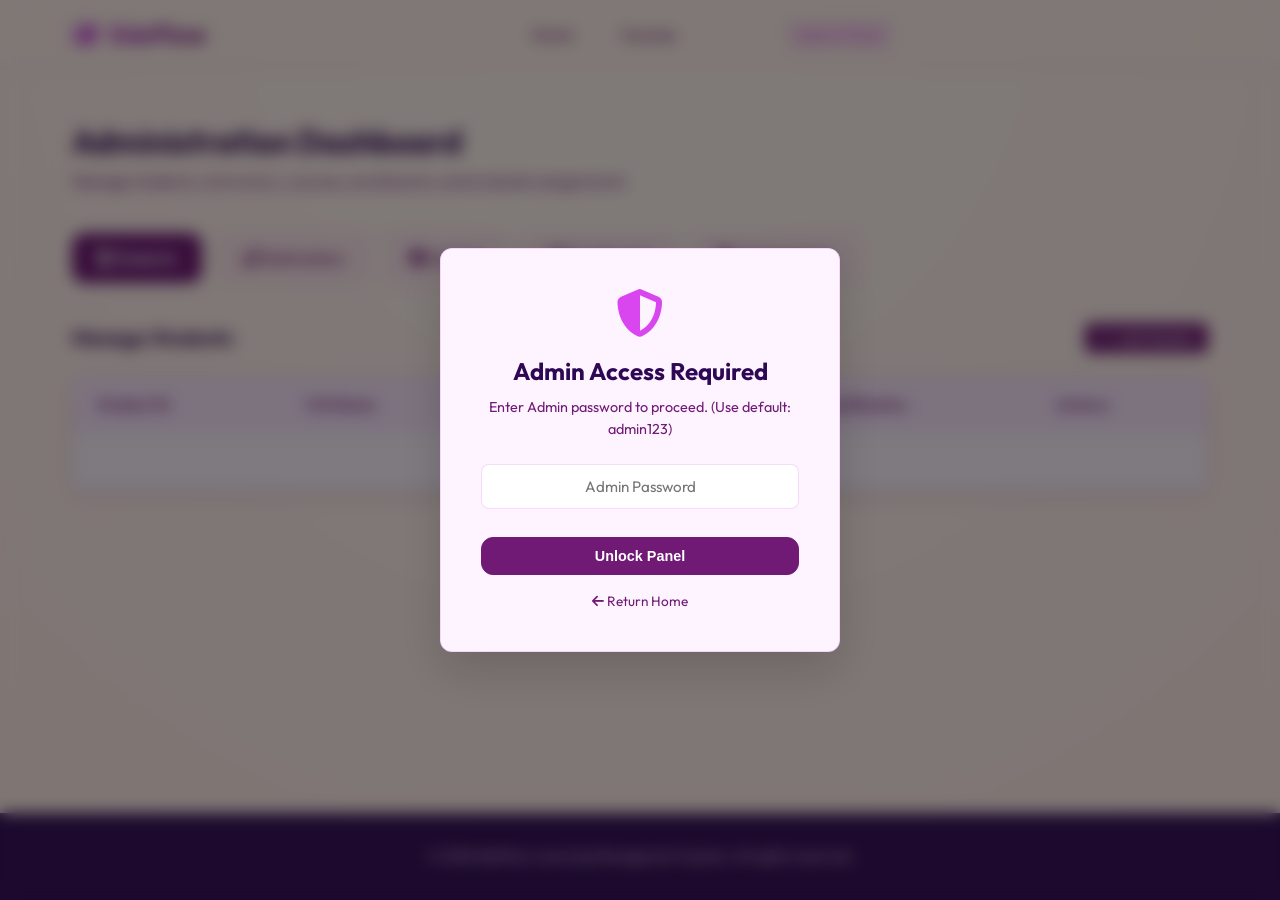
<file: Frontend/admin.html>
<!DOCTYPE html>
<html lang="en">
<head>
    <meta charset="UTF-8">
    <meta name="viewport" content="width=device-width, initial-scale=1.0">
    <title>Admin Dashboard - EduFlow LMS</title>
    <link rel="stylesheet" href="style.css">
    <link rel="stylesheet" href="https://cdnjs.cloudflare.com/ajax/libs/font-awesome/6.4.0/css/all.min.css">
</head>
<body>
    <header>
        <nav class="navbar">
            <a href="index.html" class="logo">
                <i class="fa-solid fa-graduation-cap"></i> EduFlow
            </a>
            <ul class="nav-links">
                <li><a href="index.html">Home</a></li>
                <li><a href="courses.html">Courses</a></li>
                <li><a href="enrollments.html" class="auth-only" style="display:none;">My Enrollments</a></li>
                <li><a href="assignments.html" class="auth-only" style="display:none;">Assignments</a></li>
                <li><a href="dashboard.html" class="auth-only" style="display:none;">Dashboard</a></li>
                <li><a href="admin.html" class="active">Admin Panel</a></li>
            </ul>
            <div class="nav-auth" id="nav-auth-section">
                <!-- Session Actions -->
            </div>
        </nav>
    </header>

    <main>
        <div style="display: flex; justify-content: space-between; align-items: center; margin-bottom: 2.5rem; flex-wrap: wrap; gap: 1rem;">
            <div>
                <h2 style="font-size: 2rem; font-weight: 700; margin-bottom: 0.25rem;">Administration Dashboard</h2>
                <p style="color: var(--text-muted);">Manage students, instructors, courses, enrollments, and evaluate assignments</p>
            </div>
        </div>

        <!-- Admin Horizontal Navigation Tabs -->
        <div class="admin-nav">
            <div class="admin-tab active" onclick="switchAdminTab('students-tab', this)">
                <i class="fa-solid fa-user-graduate"></i> Students
            </div>
            <div class="admin-tab" onclick="switchAdminTab('instructors-tab', this)">
                <i class="fa-solid fa-chalkboard-user"></i> Instructors
            </div>
            <div class="admin-tab" onclick="switchAdminTab('courses-tab', this)">
                <i class="fa-solid fa-book"></i> Courses
            </div>
            <div class="admin-tab" onclick="switchAdminTab('enrollments-tab', this)">
                <i class="fa-solid fa-file-invoice-dollar"></i> Enrollments
            </div>
            <div class="admin-tab" onclick="switchAdminTab('assignments-tab', this)">
                <i class="fa-solid fa-file-signature"></i> Assignments
            </div>
        </div>

        <!-- STUDENTS SECTION -->
        <section id="students-tab" class="admin-section active">
            <div style="display: flex; justify-content: space-between; align-items: center; margin-bottom: 1.5rem;">
                <h3 style="font-size: 1.25rem;">Manage Students</h3>
                <button class="btn btn-primary btn-sm" onclick="openAddModal('student')"><i class="fa-solid fa-plus"></i> Add Student</button>
            </div>
            <div class="table-responsive">
                <table>
                    <thead>
                        <tr>
                            <th>Student ID</th>
                            <th>Full Name</th>
                            <th>Email</th>
                            <th>Phone</th>
                            <th>Qualification</th>
                            <th>Actions</th>
                        </tr>
                    </thead>
                    <tbody id="admin-students-table-body">
                        <!-- Loaded dynamically -->
                    </tbody>
                </table>
            </div>
        </section>

        <!-- INSTRUCTORS SECTION -->
        <section id="instructors-tab" class="admin-section">
            <div style="display: flex; justify-content: space-between; align-items: center; margin-bottom: 1.5rem;">
                <h3 style="font-size: 1.25rem;">Manage Instructors</h3>
                <button class="btn btn-primary btn-sm" onclick="openAddModal('instructor')"><i class="fa-solid fa-plus"></i> Add Instructor</button>
            </div>
            <div class="table-responsive">
                <table>
                    <thead>
                        <tr>
                            <th>Instructor ID</th>
                            <th>Name</th>
                            <th>Specialization</th>
                            <th>Experience (Yrs)</th>
                            <th>Email</th>
                            <th>Phone</th>
                            <th>Actions</th>
                        </tr>
                    </thead>
                    <tbody id="admin-instructors-table-body">
                        <!-- Loaded dynamically -->
                    </tbody>
                </table>
            </div>
        </section>

        <!-- COURSES SECTION -->
        <section id="courses-tab" class="admin-section">
            <div style="display: flex; justify-content: space-between; align-items: center; margin-bottom: 1.5rem;">
                <h3 style="font-size: 1.25rem;">Manage Courses</h3>
                <button class="btn btn-primary btn-sm" onclick="openAddModal('course')"><i class="fa-solid fa-plus"></i> Add Course</button>
            </div>
            <div class="table-responsive">
                <table>
                    <thead>
                        <tr>
                            <th>Course ID</th>
                            <th>Course Name</th>
                            <th>Instructor</th>
                            <th>Category</th>
                            <th>Duration</th>
                            <th>Price (INR)</th>
                            <th>Level</th>
                            <th>Actions</th>
                        </tr>
                    </thead>
                    <tbody id="admin-courses-table-body">
                        <!-- Loaded dynamically -->
                    </tbody>
                </table>
            </div>
        </section>

        <!-- ENROLLMENTS SECTION -->
        <section id="enrollments-tab" class="admin-section">
            <div style="display: flex; justify-content: space-between; align-items: center; margin-bottom: 1.5rem;">
                <h3 style="font-size: 1.25rem;">Manage Enrollments</h3>
                <button class="btn btn-primary btn-sm" onclick="openAddModal('enrollment')"><i class="fa-solid fa-plus"></i> Add Enrollment</button>
            </div>
            <div class="table-responsive">
                <table>
                    <thead>
                        <tr>
                            <th>Enrollment ID</th>
                            <th>Student Name</th>
                            <th>Course Name</th>
                            <th>Enrollment Date</th>
                            <th>Payment Status</th>
                            <th>Course Status</th>
                            <th>Actions</th>
                        </tr>
                    </thead>
                    <tbody id="admin-enrollments-table-body">
                        <!-- Loaded dynamically -->
                    </tbody>
                </table>
            </div>
        </section>

        <!-- ASSIGNMENTS SECTION -->
        <section id="assignments-tab" class="admin-section">
            <div style="display: flex; justify-content: space-between; align-items: center; margin-bottom: 1.5rem;">
                <h3 style="font-size: 1.25rem;">Manage Assignments</h3>
                <button class="btn btn-primary btn-sm" onclick="openAddModal('assignment')"><i class="fa-solid fa-plus"></i> Add Assignment</button>
            </div>
            <div class="table-responsive">
                <table>
                    <thead>
                        <tr>
                            <th>Assignment ID</th>
                            <th>Course</th>
                            <th>Student</th>
                            <th>Title</th>
                            <th>Submission Date</th>
                            <th>Marks</th>
                            <th>Status</th>
                            <th>Actions</th>
                        </tr>
                    </thead>
                    <tbody id="admin-assignments-table-body">
                        <!-- Loaded dynamically -->
                    </tbody>
                </table>
            </div>
        </section>
    </main>

    <!-- ADMIN MODAL POPUP FOR CRUD FORMS -->
    <div class="modal" id="admin-modal">
        <div class="modal-content">
            <button class="modal-close" onclick="closeModal('admin-modal')">&times;</button>
            <h3 id="admin-modal-title" style="font-size: 1.5rem; margin-bottom: 1.5rem;">Add Entity</h3>
            <form id="admin-modal-form">
                <!-- Dynamically injected fields -->
                <div id="admin-modal-fields-container"></div>
                
                <div style="display: flex; gap: 1rem; justify-content: flex-end; margin-top: 2rem;">
                    <button type="button" class="btn btn-secondary" onclick="closeModal('admin-modal')">Cancel</button>
                    <button type="submit" class="btn btn-primary" id="admin-modal-submit-btn">Save Changes</button>
                </div>
            </form>
        </div>
    </div>

    <!-- Admin Authorization Check Modal -->
    <div class="modal" id="admin-auth-modal">
        <div class="modal-content" style="max-width: 400px; text-align: center;">
            <i class="fa-solid fa-shield-halved" style="font-size: 3rem; color: var(--secondary); margin-bottom: 1rem;"></i>
            <h3 style="font-size: 1.5rem; margin-bottom: 0.5rem;">Admin Access Required</h3>
            <p style="color: var(--text-muted); font-size: 0.9rem; margin-bottom: 1.5rem;">Enter Admin password to proceed. (Use default: admin123)</p>
            <form id="admin-auth-form">
                <div class="form-group">
                    <input type="password" id="admin-auth-pass" class="form-control" placeholder="Admin Password" required style="text-align: center;">
                </div>
                <button type="submit" class="btn btn-primary" style="width: 100%; margin-top: 0.5rem;">Unlock Panel</button>
            </form>
            <a href="index.html" style="display: block; color: var(--text-muted); font-size: 0.85rem; margin-top: 1rem; text-decoration: none;"><i class="fa-solid fa-arrow-left"></i> Return Home</a>
        </div>
    </div>

    <footer style="background: rgba(15, 23, 42, 0.9); text-align: center; padding: 2rem; border-top: 1px solid var(--border-color); color: var(--text-muted); font-size: 0.9rem; margin-top: 5rem;">
        <p>&copy; 2026 EduFlow Learning Management System. All rights reserved.</p>
    </footer>

    <div class="toast-container" id="toast-container"></div>
    <script src="script.js"></script>
</body>
</html>
</file>
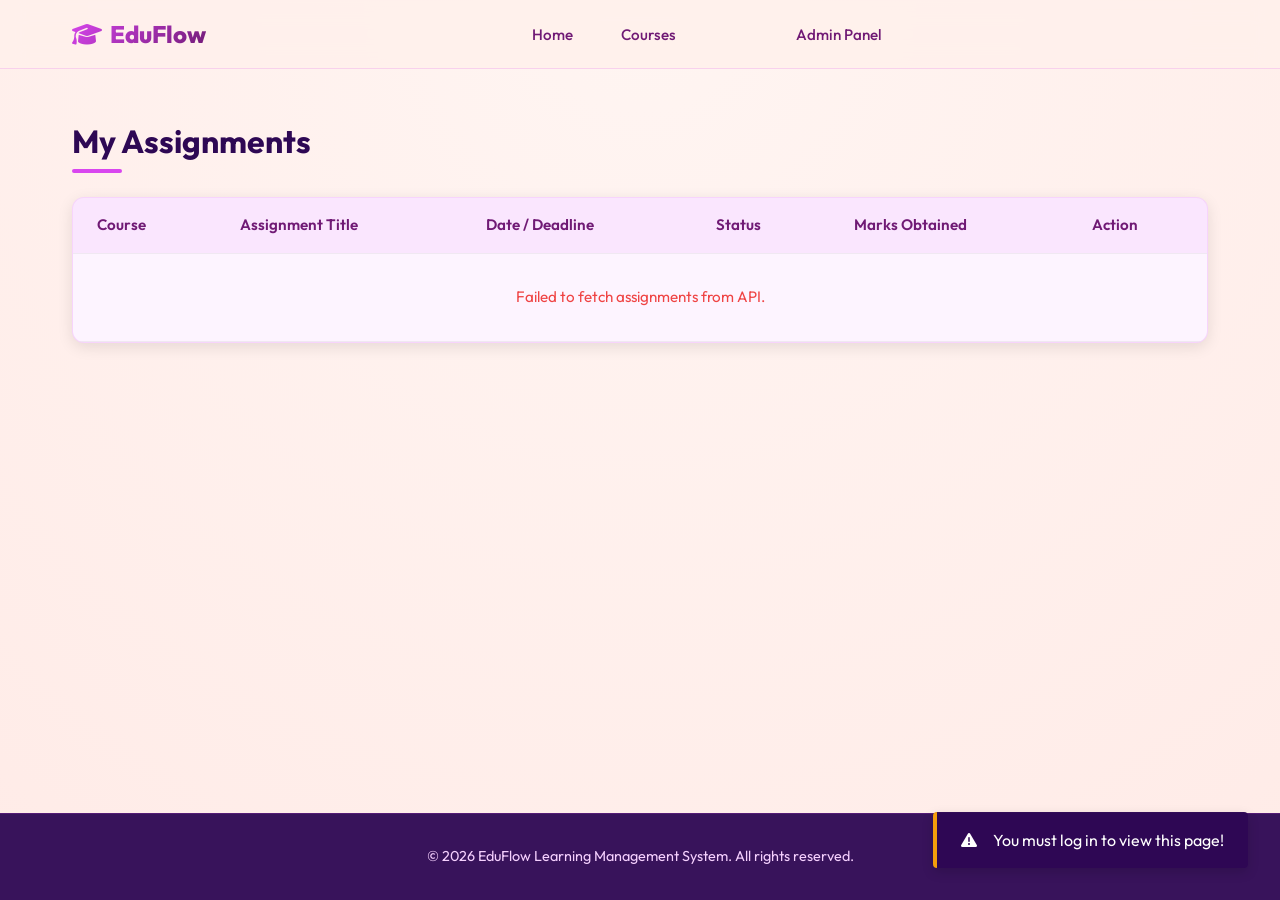
<file: Frontend/assignments.html>
<!DOCTYPE html>
<html lang="en">
<head>
    <meta charset="UTF-8">
    <meta name="viewport" content="width=device-width, initial-scale=1.0">
    <title>My Assignments - EduFlow LMS</title>
    <link rel="stylesheet" href="style.css">
    <link rel="stylesheet" href="https://cdnjs.cloudflare.com/ajax/libs/font-awesome/6.4.0/css/all.min.css">
</head>
<body>
    <header>
        <nav class="navbar">
            <a href="index.html" class="logo">
                <i class="fa-solid fa-graduation-cap"></i> EduFlow
            </a>
            <ul class="nav-links">
                <li><a href="index.html">Home</a></li>
                <li><a href="courses.html">Courses</a></li>
                <li><a href="enrollments.html" class="auth-only">My Enrollments</a></li>
                <li><a href="assignments.html" class="active auth-only">Assignments</a></li>
                <li><a href="dashboard.html" class="auth-only">Dashboard</a></li>
                <li><a href="admin.html">Admin Panel</a></li>
            </ul>
            <div class="nav-auth" id="nav-auth-section">
                <!-- Session Actions -->
            </div>
        </nav>
    </header>

    <main>
        <h2 class="section-title">My Assignments</h2>

        <div class="table-responsive">
            <table>
                <thead>
                    <tr>
                        <th>Course</th>
                        <th>Assignment Title</th>
                        <th>Date / Deadline</th>
                        <th>Status</th>
                        <th>Marks Obtained</th>
                        <th>Action</th>
                    </tr>
                </thead>
                <tbody id="assignments-table-body">
                    <!-- Dynamically populated via script.js -->
                    <tr>
                        <td colspan="6" style="text-align: center; padding: 2rem;">
                            <i class="fa-solid fa-spinner fa-spin" style="color: var(--secondary); margin-right: 0.5rem;"></i> Loading assignments...
                        </td>
                    </tr>
                </tbody>
            </table>
        </div>
    </main>

    <footer style="background: rgba(15, 23, 42, 0.9); text-align: center; padding: 2rem; border-top: 1px solid var(--border-color); color: var(--text-muted); font-size: 0.9rem; margin-top: 5rem;">
        <p>&copy; 2026 EduFlow Learning Management System. All rights reserved.</p>
    </footer>

    <!-- Submit Assignment Modal -->
    <div class="modal" id="submit-assignment-modal">
        <div class="modal-content">
            <button class="modal-close" onclick="closeModal('submit-assignment-modal')">&times;</button>
            <h3 style="font-size: 1.5rem; margin-bottom: 1rem;"><i class="fa-solid fa-cloud-arrow-up" style="color: var(--secondary);"></i> Submit Assignment</h3>
            <p id="submit-assignment-title" style="font-weight: 600; margin-bottom: 1rem;"></p>
            <form id="submit-assignment-form">
                <div class="form-group">
                    <label for="submission-url"><i class="fa-solid fa-link"></i> Project Link (GitHub/Drive)</label>
                    <input type="url" id="submission-url" class="form-control" placeholder="https://github.com/your-username/project-repo" required>
                </div>
                <div class="form-group">
                    <label for="submission-comments"><i class="fa-regular fa-comment"></i> Comments / Notes</label>
                    <textarea id="submission-comments" class="form-control" rows="3" placeholder="Explain your project implementation details..."></textarea>
                </div>
                <div style="display: flex; gap: 1rem; justify-content: flex-end; margin-top: 1.5rem;">
                    <button type="button" class="btn btn-secondary" onclick="closeModal('submit-assignment-modal')">Cancel</button>
                    <button type="submit" class="btn btn-primary">Submit Now <i class="fa-solid fa-paper-plane"></i></button>
                </div>
            </form>
        </div>
    </div>

    <div class="toast-container" id="toast-container"></div>
    <script src="script.js"></script>
</body>
</html>
</file>
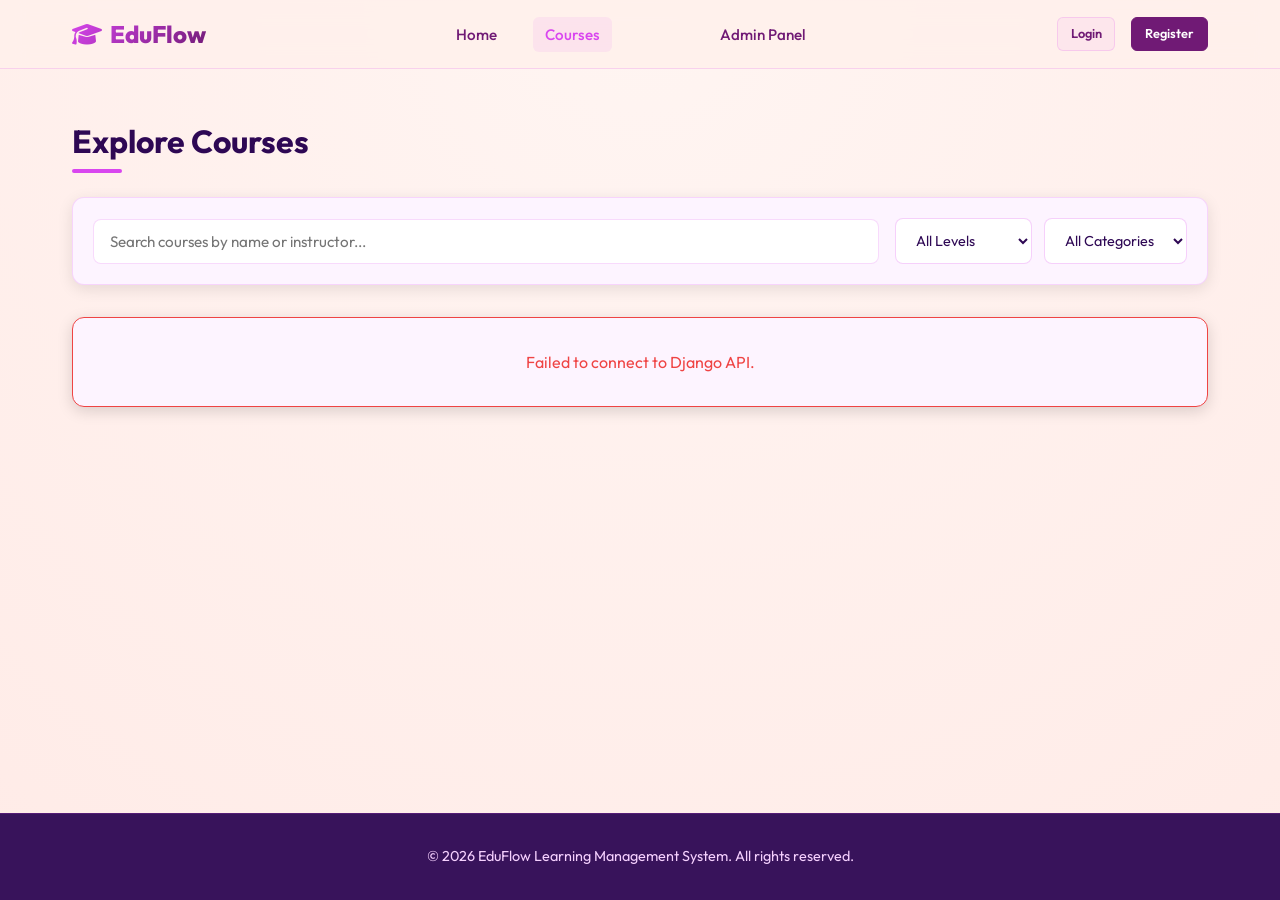
<file: Frontend/courses.html>
<!DOCTYPE html>
<html lang="en">
<head>
    <meta charset="UTF-8">
    <meta name="viewport" content="width=device-width, initial-scale=1.0">
    <title>Courses - EduFlow LMS</title>
    <link rel="stylesheet" href="style.css">
    <link rel="stylesheet" href="https://cdnjs.cloudflare.com/ajax/libs/font-awesome/6.4.0/css/all.min.css">
</head>
<body>
    <header>
        <nav class="navbar">
            <a href="index.html" class="logo">
                <i class="fa-solid fa-graduation-cap"></i> EduFlow
            </a>
            <ul class="nav-links">
                <li><a href="index.html">Home</a></li>
                <li><a href="courses.html" class="active">Courses</a></li>
                <li><a href="enrollments.html" class="auth-only" style="display:none;">My Enrollments</a></li>
                <li><a href="assignments.html" class="auth-only" style="display:none;">Assignments</a></li>
                <li><a href="dashboard.html" class="auth-only" style="display:none;">Dashboard</a></li>
                <li><a href="admin.html">Admin Panel</a></li>
            </ul>
            <div class="nav-auth" id="nav-auth-section">
                <a href="login.html" class="btn btn-secondary btn-sm">Login</a>
                <a href="register.html" class="btn btn-primary btn-sm">Register</a>
            </div>
        </nav>
    </header>

    <main>
        <h2 class="section-title">Explore Courses</h2>

        <!-- Search & Filter Controls (Bonus Feature) -->
        <div class="filters-bar">
            <div class="search-wrapper">
                <input type="text" id="course-search" class="form-control" placeholder="Search courses by name or instructor...">
            </div>
            <div class="filter-group">
                <select id="filter-level" class="filter-select">
                    <option value="">All Levels</option>
                    <option value="Beginner">Beginner</option>
                    <option value="Intermediate">Intermediate</option>
                    <option value="Advanced">Advanced</option>
                </select>
                <select id="filter-category" class="filter-select">
                    <option value="">All Categories</option>
                    <!-- Dynamically populated categories -->
                </select>
            </div>
        </div>

        <div class="grid" id="courses-grid">
            <!-- Dynamically populated by script.js -->
            <div class="card" style="text-align: center; padding: 3rem;">
                <i class="fa-solid fa-spinner fa-spin" style="font-size: 2rem; color: var(--secondary); margin-bottom: 1rem;"></i>
                <p>Loading course catalogue...</p>
            </div>
        </div>
    </main>

    <footer style="background: rgba(15, 23, 42, 0.9); text-align: center; padding: 2rem; border-top: 1px solid var(--border-color); color: var(--text-muted); font-size: 0.9rem; margin-top: 5rem;">
        <p>&copy; 2026 EduFlow Learning Management System. All rights reserved.</p>
    </footer>

    <!-- Enrollment Confirmation Modal -->
    <div class="modal" id="enrollment-modal">
        <div class="modal-content">
            <button class="modal-close" onclick="closeModal('enrollment-modal')">&times;</button>
            <h3 style="font-size: 1.5rem; margin-bottom: 1rem;"><i class="fa-solid fa-cart-shopping" style="color: var(--secondary);"></i> Confirm Enrollment</h3>
            <p id="enrollment-confirm-msg" style="color: var(--text-muted); margin-bottom: 1.5rem;"></p>
            <div style="display: flex; gap: 1rem; justify-content: flex-end;">
                <button class="btn btn-secondary" onclick="closeModal('enrollment-modal')">Cancel</button>
                <button class="btn btn-primary" id="confirm-enroll-btn">Enroll & Pay Now</button>
            </div>
        </div>
    </div>

    <div class="toast-container" id="toast-container"></div>
    <script src="script.js"></script>
</body>
</html>
</file>
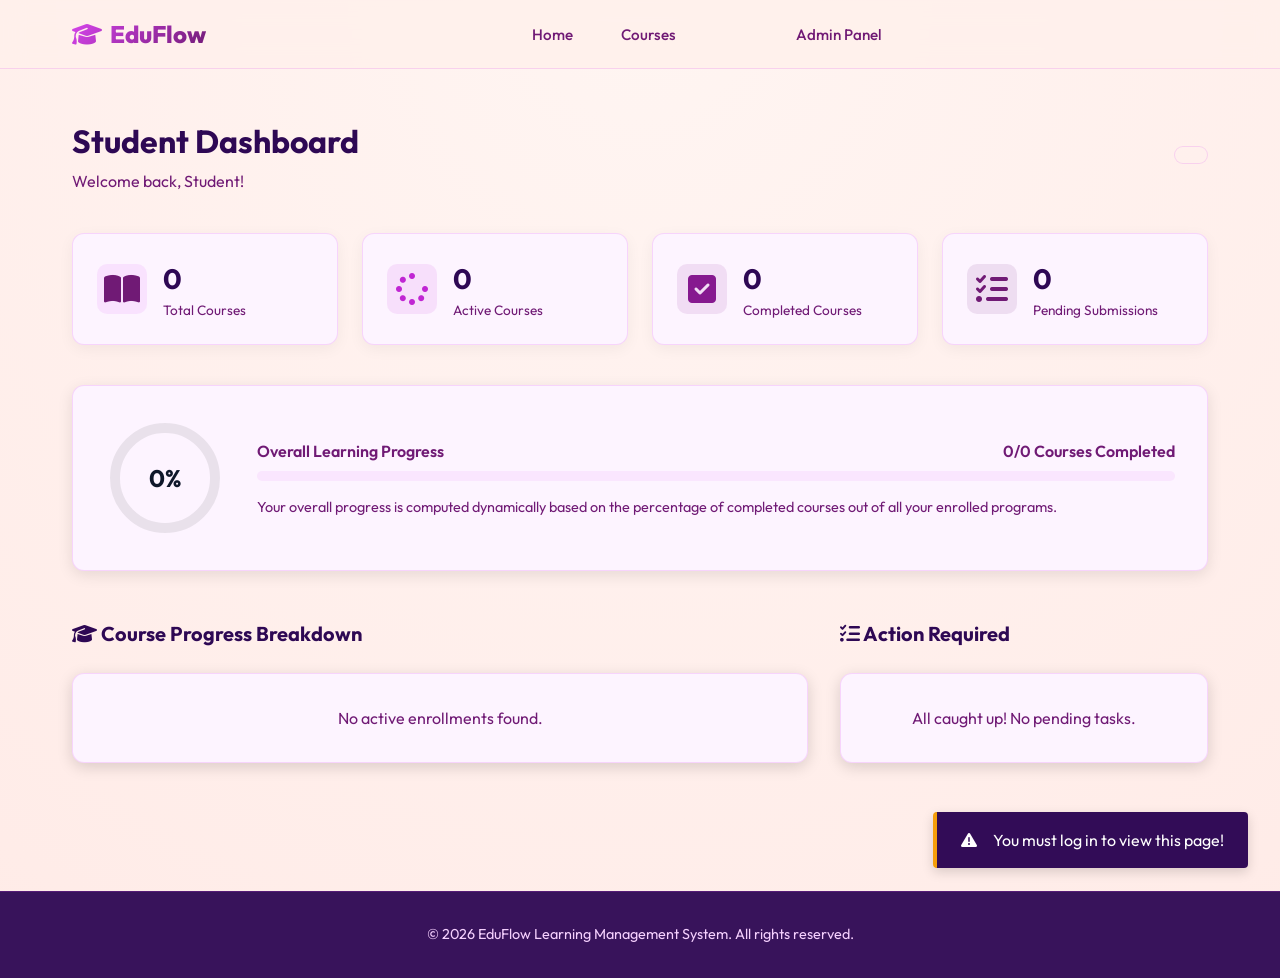
<file: Frontend/dashboard.html>
<!DOCTYPE html>
<html lang="en">
<head>
    <meta charset="UTF-8">
    <meta name="viewport" content="width=device-width, initial-scale=1.0">
    <title>Student Dashboard - EduFlow LMS</title>
    <link rel="stylesheet" href="style.css">
    <link rel="stylesheet" href="https://cdnjs.cloudflare.com/ajax/libs/font-awesome/6.4.0/css/all.min.css">
</head>
<body>
    <header>
        <nav class="navbar">
            <a href="index.html" class="logo">
                <i class="fa-solid fa-graduation-cap"></i> EduFlow
            </a>
            <ul class="nav-links">
                <li><a href="index.html">Home</a></li>
                <li><a href="courses.html">Courses</a></li>
                <li><a href="enrollments.html" class="auth-only">My Enrollments</a></li>
                <li><a href="assignments.html" class="auth-only">Assignments</a></li>
                <li><a href="dashboard.html" class="active auth-only">Dashboard</a></li>
                <li><a href="admin.html">Admin Panel</a></li>
            </ul>
            <div class="nav-auth" id="nav-auth-section">
                <!-- Session Actions -->
            </div>
        </nav>
    </header>

    <main>
        <div style="display: flex; justify-content: space-between; align-items: center; margin-bottom: 2.5rem; flex-wrap: wrap; gap: 1rem;">
            <div>
                <h2 style="font-size: 2rem; font-weight: 700; margin-bottom: 0.25rem;">Student Dashboard</h2>
                <p style="color: var(--text-muted);" id="welcome-message">Welcome back, Student!</p>
            </div>
            <div id="student-meta-badge" style="background: rgba(255,255,255,0.05); padding: 0.5rem 1rem; border-radius: 20px; border: 1px solid var(--border-color); font-size: 0.9rem; color: var(--text-muted);">
                <!-- ID/Qualification -->
            </div>
        </div>

        <!-- Stat Counter Cards -->
        <div class="dashboard-grid">
            <div class="stat-card">
                <div class="stat-icon"><i class="fa-solid fa-book-open"></i></div>
                <div>
                    <div class="stat-value" id="stat-total-courses">0</div>
                    <div class="stat-label">Total Courses</div>
                </div>
            </div>
            <div class="stat-card">
                <div class="stat-icon" style="color: #c026d3; background: rgba(192, 38, 211, 0.1);"><i class="fa-solid fa-spinner"></i></div>
                <div>
                    <div class="stat-value" id="stat-active-courses">0</div>
                    <div class="stat-label">Active Courses</div>
                </div>
            </div>
            <div class="stat-card">
                <div class="stat-icon" style="color: #86198f; background: rgba(134, 25, 143, 0.1);"><i class="fa-solid fa-square-check"></i></div>
                <div>
                    <div class="stat-value" id="stat-completed-courses">0</div>
                    <div class="stat-label">Completed Courses</div>
                </div>
            </div>
            <div class="stat-card">
                <div class="stat-icon" style="color: #701a75; background: rgba(112, 26, 117, 0.1);"><i class="fa-solid fa-list-check"></i></div>
                <div>
                    <div class="stat-value" id="stat-pending-assignments">0</div>
                    <div class="stat-label">Pending Submissions</div>
                </div>
            </div>
        </div>

        <!-- Overall Progress Ring & Course Completion Percentage (Bonus Features) -->
        <div class="progress-container">
            <div class="progress-ring-wrapper">
                <svg width="120" height="120" viewBox="0 0 120 120" style="transform: rotate(-90deg);">
                    <circle cx="60" cy="60" r="50" fill="transparent" stroke="rgba(0,0,0,0.08)" stroke-width="10"></circle>
                    <circle id="progress-circle-bar" cx="60" cy="60" r="50" fill="transparent" stroke="url(#gradient)" stroke-width="10" stroke-dasharray="314" stroke-dashoffset="314" stroke-linecap="round" style="transition: stroke-dashoffset 1s ease-in-out;"></circle>
                    <defs>
                        <linearGradient id="gradient" x1="0%" y1="0%" x2="100%" y2="100%">
                            <stop offset="0%" stop-color="#d946ef"></stop>
                            <stop offset="100%" stop-color="#701a75"></stop>
                        </linearGradient>
                    </defs>
                </svg>
                <div class="progress-ring-text" id="progress-text-percent">0%</div>
            </div>
            <div class="progress-bar-wrapper">
                <div class="progress-header">
                    <span>Overall Learning Progress</span>
                    <span id="progress-header-fraction">0/0 Courses Completed</span>
                </div>
                <div class="progress-track" style="margin-bottom: 1rem;">
                    <div class="progress-fill" id="overall-progress-bar"></div>
                </div>
                <p style="color: var(--text-muted); font-size: 0.9rem;">Your overall progress is computed dynamically based on the percentage of completed courses out of all your enrolled programs.</p>
            </div>
        </div>

        <div style="display: grid; grid-template-columns: 2fr 1fr; gap: 2rem; margin-top: 3rem; flex-wrap: wrap;">
            <!-- Active Courses list with progress bars -->
            <div>
                <h3 style="font-size: 1.25rem; font-weight: 700; margin-bottom: 1.5rem;"><i class="fa-solid fa-graduation-cap"></i> Course Progress Breakdown</h3>
                <div style="display: flex; flex-direction: column; gap: 1.25rem;" id="dashboard-course-progress-list">
                    <!-- Loaded dynamically via script.js -->
                    <div class="card" style="text-align: center; padding: 2rem;">
                        <p style="color: var(--text-muted);">No active enrollments found.</p>
                    </div>
                </div>
            </div>

            <!-- Task Board / Pending Assignments list -->
            <div>
                <h3 style="font-size: 1.25rem; font-weight: 700; margin-bottom: 1.5rem;"><i class="fa-solid fa-list-check"></i> Action Required</h3>
                <div style="display: flex; flex-direction: column; gap: 1rem;" id="dashboard-action-items">
                    <!-- Loaded dynamically via script.js -->
                    <div class="card" style="text-align: center; padding: 2rem;">
                        <p style="color: var(--text-muted);">All caught up! No pending tasks.</p>
                    </div>
                </div>
            </div>
        </div>
    </main>

    <footer style="background: rgba(15, 23, 42, 0.9); text-align: center; padding: 2rem; border-top: 1px solid var(--border-color); color: var(--text-muted); font-size: 0.9rem; margin-top: 5rem;">
        <p>&copy; 2026 EduFlow Learning Management System. All rights reserved.</p>
    </footer>

    <div class="toast-container" id="toast-container"></div>
    <script src="script.js"></script>
</body>
</html>
</file>
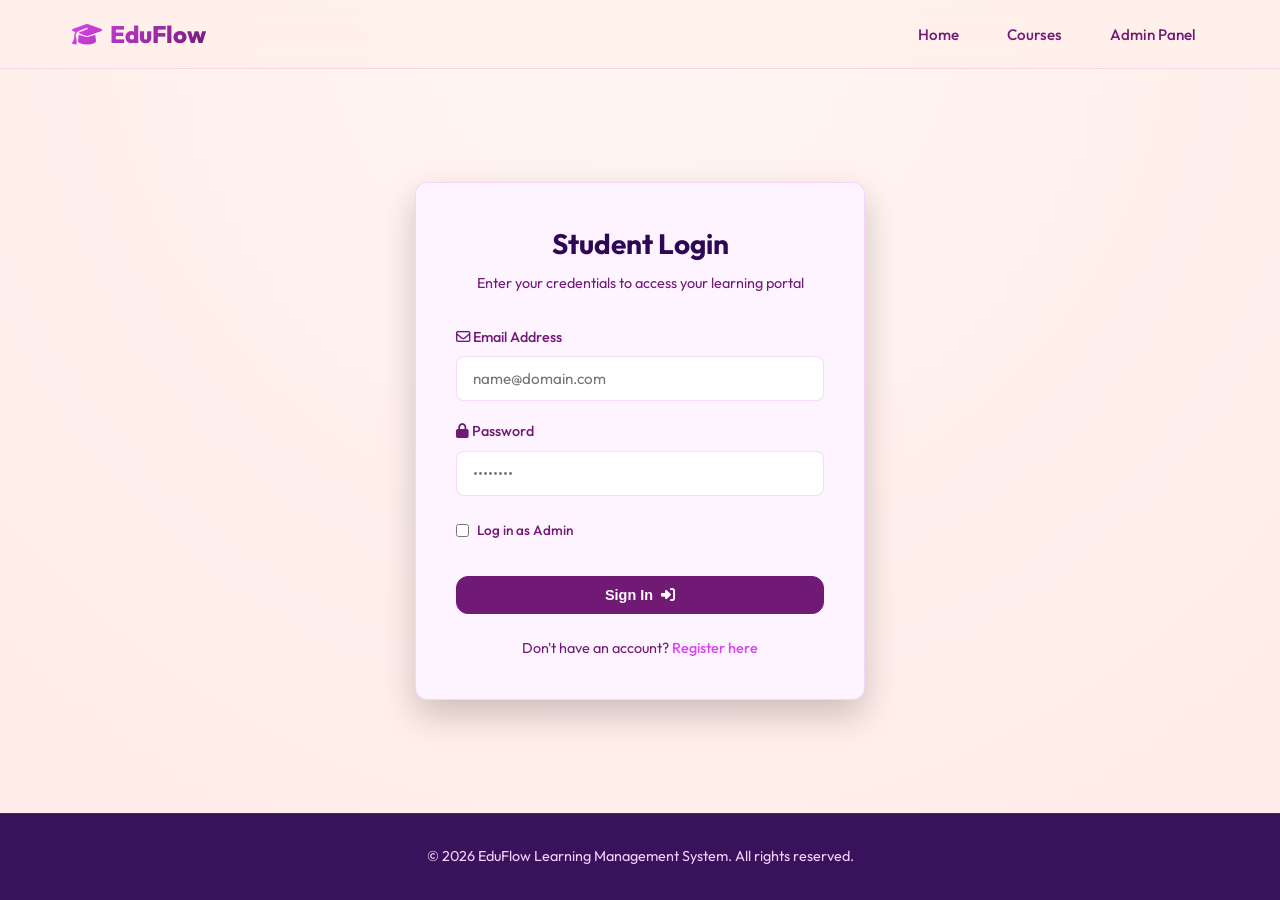
<file: Frontend/login.html>
<!DOCTYPE html>
<html lang="en">
<head>
    <meta charset="UTF-8">
    <meta name="viewport" content="width=device-width, initial-scale=1.0">
    <title>Login - EduFlow LMS</title>
    <link rel="stylesheet" href="style.css">
    <link rel="stylesheet" href="https://cdnjs.cloudflare.com/ajax/libs/font-awesome/6.4.0/css/all.min.css">
</head>
<body>
    <header>
        <nav class="navbar">
            <a href="index.html" class="logo">
                <i class="fa-solid fa-graduation-cap"></i> EduFlow
            </a>
            <ul class="nav-links">
                <li><a href="index.html">Home</a></li>
                <li><a href="courses.html">Courses</a></li>
                <li><a href="admin.html">Admin Panel</a></li>
            </ul>
        </nav>
    </header>

    <main style="display: flex; align-items: center; justify-content: center; min-height: 80vh;">
        <div class="auth-container">
            <h2 style="font-size: 1.75rem; text-align: center; margin-bottom: 0.5rem;" id="login-title">Student Login</h2>
            <p style="text-align: center; color: var(--text-muted); font-size: 0.9rem; margin-bottom: 2rem;" id="login-subtitle">Enter your credentials to access your learning portal</p>
            
            <form id="login-form">
                <div class="form-group">
                    <label for="email"><i class="fa-regular fa-envelope"></i> Email Address</label>
                    <input type="email" id="email" class="form-control" placeholder="name@domain.com" required>
                </div>
                <div class="form-group">
                    <label for="password"><i class="fa-solid fa-lock"></i> Password</label>
                    <input type="password" id="password" class="form-control" placeholder="••••••••" required>
                </div>
                <div class="form-group" style="display: flex; justify-content: space-between; align-items: center; margin-top: 1.5rem;">
                    <label style="display: flex; align-items: center; gap: 0.5rem; font-size: 0.85rem; cursor: pointer; margin-bottom: 0;">
                        <input type="checkbox" id="admin-login-checkbox" style="cursor: pointer;"> Log in as Admin
                    </label>
                </div>
                <button type="submit" class="btn btn-primary" style="width: 100%; margin-top: 1rem;">Sign In <i class="fa-solid fa-right-to-bracket"></i></button>
            </form>
            
            <div class="form-footer">
                Don't have an account? <a href="register.html">Register here</a>
            </div>
        </div>
    </main>

    <footer style="background: rgba(15, 23, 42, 0.9); text-align: center; padding: 2rem; border-top: 1px solid var(--border-color); color: var(--text-muted); font-size: 0.9rem;">
        <p>&copy; 2026 EduFlow Learning Management System. All rights reserved.</p>
    </footer>

    <div class="toast-container" id="toast-container"></div>
    <script src="script.js"></script>
</body>
</html>
</file>
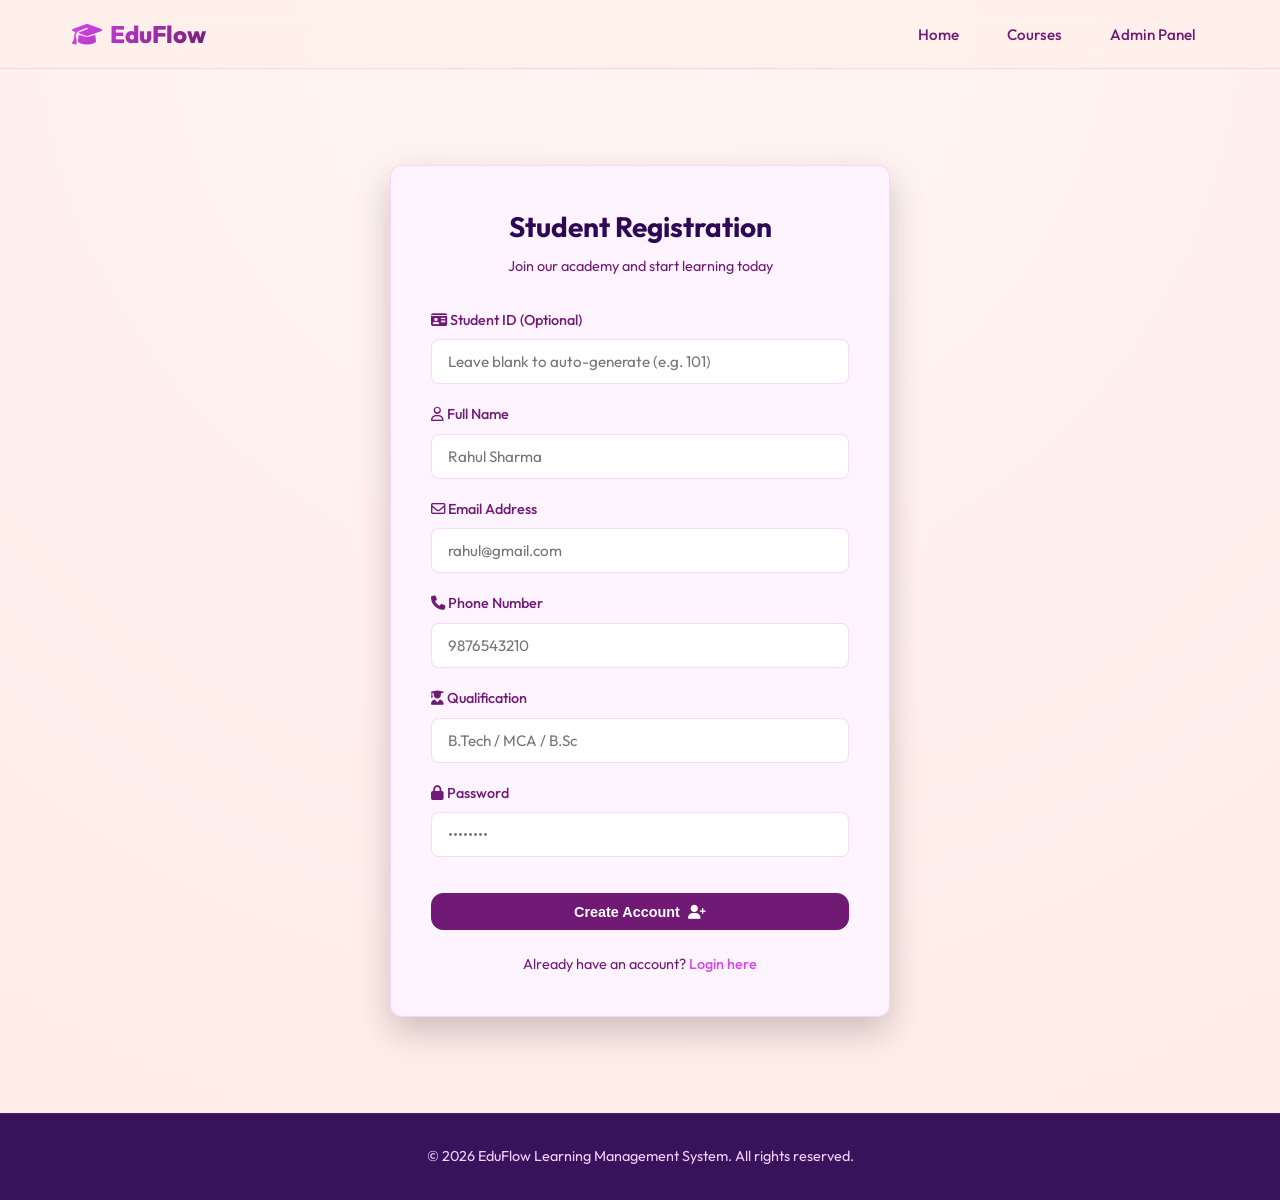
<file: Frontend/register.html>
<!DOCTYPE html>
<html lang="en">
<head>
    <meta charset="UTF-8">
    <meta name="viewport" content="width=device-width, initial-scale=1.0">
    <title>Register - EduFlow LMS</title>
    <link rel="stylesheet" href="style.css">
    <link rel="stylesheet" href="https://cdnjs.cloudflare.com/ajax/libs/font-awesome/6.4.0/css/all.min.css">
</head>
<body>
    <header>
        <nav class="navbar">
            <a href="index.html" class="logo">
                <i class="fa-solid fa-graduation-cap"></i> EduFlow
            </a>
            <ul class="nav-links">
                <li><a href="index.html">Home</a></li>
                <li><a href="courses.html">Courses</a></li>
                <li><a href="admin.html">Admin Panel</a></li>
            </ul>
        </nav>
    </header>

    <main style="display: flex; align-items: center; justify-content: center; min-height: 90vh; padding: 2rem 0;">
        <div class="auth-container" style="max-width: 500px;">
            <h2 style="font-size: 1.75rem; text-align: center; margin-bottom: 0.5rem;">Student Registration</h2>
            <p style="text-align: center; color: var(--text-muted); font-size: 0.9rem; margin-bottom: 2rem;">Join our academy and start learning today</p>
            
            <form id="register-form">
                <div class="form-group">
                    <label for="student_id"><i class="fa-solid fa-id-card"></i> Student ID (Optional)</label>
                    <input type="number" id="student_id" class="form-control" placeholder="Leave blank to auto-generate (e.g. 101)">
                </div>
                <div class="form-group">
                    <label for="full_name"><i class="fa-regular fa-user"></i> Full Name</label>
                    <input type="text" id="full_name" class="form-control" placeholder="Rahul Sharma" required>
                </div>
                <div class="form-group">
                    <label for="email"><i class="fa-regular fa-envelope"></i> Email Address</label>
                    <input type="email" id="email" class="form-control" placeholder="rahul@gmail.com" required>
                </div>
                <div class="form-group">
                    <label for="phone"><i class="fa-solid fa-phone"></i> Phone Number</label>
                    <input type="tel" id="phone" class="form-control" placeholder="9876543210" required>
                </div>
                <div class="form-group">
                    <label for="qualification"><i class="fa-solid fa-user-graduate"></i> Qualification</label>
                    <input type="text" id="qualification" class="form-control" placeholder="B.Tech / MCA / B.Sc" required>
                </div>
                <div class="form-group">
                    <label for="password"><i class="fa-solid fa-lock"></i> Password</label>
                    <input type="password" id="password" class="form-control" placeholder="••••••••" required>
                </div>
                <button type="submit" class="btn btn-primary" style="width: 100%; margin-top: 1rem;">Create Account <i class="fa-solid fa-user-plus"></i></button>
            </form>
            
            <div class="form-footer">
                Already have an account? <a href="login.html">Login here</a>
            </div>
        </div>
    </main>

    <footer style="background: rgba(15, 23, 42, 0.9); text-align: center; padding: 2rem; border-top: 1px solid var(--border-color); color: var(--text-muted); font-size: 0.9rem;">
        <p>&copy; 2026 EduFlow Learning Management System. All rights reserved.</p>
    </footer>

    <div class="toast-container" id="toast-container"></div>
    <script src="script.js"></script>
</body>
</html>
</file>
<file: Frontend/style.css>
@import url('https://fonts.googleapis.com/css2?family=Outfit:wght@300;400;500;600;700;800&display=swap');

:root {
    --primary: #701a75; /* Deep pinkish purple */
    --primary-hover: #581c87;
    --secondary: #d946ef; /* Vibrant pinkish purple / fuchsia */
    --secondary-hover: #c026d3;
    --bg-dark: #FFF0EC; /* Soft peach pink background */
    --bg-card: #fdf4ff; /* Fuchsia-50 box background (very soft pinkish purple) */
    --bg-card-light: #ffffff;
    --text-light: #2e0854; /* Deep purple body text for excellent readability on peach pink bg */
    --text-muted: #701a75; /* Muted deep purple text */
    --text-dark: #2e0854;
    --border-color: rgba(217, 70, 239, 0.18); /* Pinkish purple border */
    --border-light: #f5d0fe;
    --success: #10b981;
    --warning: #f59e0b;
    --danger: #ef4444;
    --font-sans: 'Outfit', sans-serif;
    --transition: all 0.3s cubic-bezier(0.4, 0, 0.2, 1);
    --radius: 12px;
}

* {
    margin: 0;
    padding: 0;
    box-sizing: border-box;
}

body {
    font-family: var(--font-sans);
    background: radial-gradient(circle at top, #FFF5F2 0%, #FFEBE7 100%);
    background-color: var(--bg-dark);
    color: var(--text-light);
    min-height: 100vh;
    display: flex;
    flex-direction: column;
    overflow-x: hidden;
    line-height: 1.5;
}

/* Header & Navbar */
header {
    background: rgba(255, 240, 236, 0.85); /* Translucent peach pink/white */
    backdrop-filter: blur(12px);
    border-bottom: 1px solid var(--border-color);
    position: sticky;
    top: 0;
    z-index: 100;
}

.navbar {
    max-width: 1200px;
    margin: 0 auto;
    padding: 1rem 2rem;
    display: flex;
    justify-content: space-between;
    align-items: center;
}

.logo {
    font-size: 1.5rem;
    font-weight: 800;
    background: linear-gradient(135deg, #d946ef, #701a75); /* Pinkish purple to deep purple */
    -webkit-background-clip: text;
    -webkit-text-fill-color: transparent;
    text-decoration: none;
    display: flex;
    align-items: center;
    gap: 0.5rem;
}

.nav-links {
    display: flex;
    list-style: none;
    gap: 1.5rem;
    align-items: center;
}

.nav-links a {
    color: var(--text-muted);
    text-decoration: none;
    font-size: 0.95rem;
    font-weight: 500;
    transition: var(--transition);
    padding: 0.5rem 0.75rem;
    border-radius: 6px;
}

.nav-links a:hover, .nav-links a.active {
    color: #d946ef; /* Vibrant pinkish purple active/hover text */
    background: rgba(217, 70, 239, 0.08); /* Soft fuchsia background tint */
}

.nav-auth {
    display: flex;
    gap: 1rem;
    align-items: center;
}

.btn {
    padding: 0.6rem 1.2rem;
    border-radius: var(--radius);
    font-weight: 600;
    font-size: 0.9rem;
    cursor: pointer;
    transition: var(--transition);
    border: none;
    text-decoration: none;
    display: inline-flex;
    align-items: center;
    justify-content: center;
    gap: 0.5rem;
}

.btn-primary {
    background: var(--primary); /* Deep purple button */
    color: #ffffff; /* White text */
    border: 1px solid var(--primary);
}

.btn-primary:hover {
    background: var(--secondary); /* Pinkish purple hover */
    color: #ffffff;
    border-color: var(--secondary);
    box-shadow: 0 0 15px rgba(217, 70, 239, 0.4);
    transform: translateY(-1px);
}

.btn-secondary {
    background: rgba(217, 70, 239, 0.06); /* Soft translucent fuchsia */
    color: var(--primary);
    border: 1px solid var(--border-color);
}

.btn-secondary:hover {
    background: rgba(217, 70, 239, 0.12);
    border-color: rgba(217, 70, 239, 0.3);
}

.btn-sm {
    padding: 0.4rem 0.8rem;
    font-size: 0.8rem;
    border-radius: 6px;
}

.btn-danger {
    background: var(--danger);
    color: white;
}

.btn-danger:hover {
    background: #dc2626;
}

/* Hero Section */
.hero {
    min-height: 70vh;
    display: flex;
    align-items: center;
    justify-content: center;
    text-align: center;
    padding: 4rem 2rem;
    background: radial-gradient(circle at top, rgba(217, 70, 239, 0.12), transparent 70%);
    position: relative;
}

.hero-content {
    max-width: 800px;
    animation: fadeInUp 1s ease;
}

.hero h1 {
    font-size: 3.5rem;
    font-weight: 800;
    line-height: 1.2;
    margin-bottom: 1.5rem;
    background: linear-gradient(to right, #701a75, #d946ef, #a21caf); /* Deep purple to fuchsia to pinkish-purple gradient */
    -webkit-background-clip: text;
    -webkit-text-fill-color: transparent;
}

.hero p {
    font-size: 1.2rem;
    color: var(--text-muted);
    margin-bottom: 2rem;
}

/* Sections */
main {
    flex: 1;
    max-width: 1200px;
    width: 100%;
    margin: 0 auto;
    padding: 3rem 2rem;
}

.section-title {
    font-size: 2rem;
    font-weight: 700;
    margin-bottom: 2rem;
    position: relative;
    display: inline-block;
}

.section-title::after {
    content: '';
    position: absolute;
    bottom: -8px;
    left: 0;
    width: 50px;
    height: 4px;
    background: var(--secondary);
    border-radius: 2px;
}

/* Force Deep Purple text inside light boxes for perfect contrast */
.card, .auth-container, .filters-bar, .stat-card, .progress-container, .table-responsive, .modal-content {
    color: #2e0854 !important; /* Deep fuchsia-purple text */
}

/* Cards & Grid */
.grid {
    display: grid;
    grid-template-columns: repeat(auto-fill, minmax(300px, 1fr));
    gap: 2rem;
    margin-bottom: 3rem;
}

.card {
    background: var(--bg-card); /* Pale Blue */
    backdrop-filter: blur(12px);
    border: 1px solid var(--border-color);
    border-radius: var(--radius);
    padding: 1.5rem;
    transition: var(--transition);
    display: flex;
    flex-direction: column;
    justify-content: space-between;
    height: 100%;
    box-shadow: 0 4px 15px rgba(0, 0, 0, 0.15);
}

.card:hover {
    transform: translateY(-5px);
    border-color: rgba(217, 70, 239, 0.4);
    box-shadow: 0 10px 25px rgba(217, 70, 239, 0.15);
}

.card-tag {
    align-self: flex-start;
    padding: 0.25rem 0.6rem;
    border-radius: 4px;
    font-size: 0.75rem;
    font-weight: 600;
    margin-bottom: 1rem;
    text-transform: uppercase;
}

.tag-beginner { background: #d1fae5; color: #065f46; }
.tag-intermediate { background: #fef3c7; color: #92400e; }
.tag-advanced { background: #fee2e2; color: #991b1b; }

.card-title {
    font-size: 1.25rem;
    font-weight: 700;
    margin-bottom: 0.75rem;
    color: #2e0854; /* Deep purple */
}

.card-meta {
    display: flex;
    justify-content: space-between;
    font-size: 0.85rem;
    color: #701a75; /* Deep pinkish purple muted */
    margin: 1rem 0;
    padding: 0.75rem 0;
    border-top: 1px solid rgba(217, 70, 239, 0.12);
    border-bottom: 1px solid rgba(217, 70, 239, 0.12);
}

.card-footer {
    display: flex;
    justify-content: space-between;
    align-items: center;
    margin-top: 1rem;
}

.card-price {
    font-size: 1.4rem;
    font-weight: 700;
    color: #c026d3; /* Pinkish purple */
}

/* Secondary Button inside Pale Blue Boxes */
.card .btn-secondary, .modal-content .btn-secondary, .filters-bar .btn-secondary {
    background: rgba(217, 70, 239, 0.06);
    color: #701a75;
    border: 1px solid rgba(217, 70, 239, 0.15);
}
.card .btn-secondary:hover, .modal-content .btn-secondary:hover, .filters-bar .btn-secondary:hover {
    background: rgba(217, 70, 239, 0.12);
    border-color: rgba(217, 70, 239, 0.3);
}

/* Forms & Authentication */
.auth-container {
    max-width: 450px;
    width: 100%;
    margin: 4rem auto;
    background: var(--bg-card); /* Pale Blue */
    backdrop-filter: blur(12px);
    border: 1px solid var(--border-color);
    border-radius: var(--radius);
    padding: 2.5rem;
    box-shadow: 0 15px 35px rgba(0, 0, 0, 0.2);
}

.auth-container h2 {
    color: #2e0854;
}

.form-group {
    margin-bottom: 1.25rem;
}

.form-group label {
    display: block;
    font-size: 0.9rem;
    font-weight: 500;
    margin-bottom: 0.5rem;
    color: #701a75;
}

.form-control {
    width: 100%;
    padding: 0.75rem 1rem;
    background: #ffffff; /* White input */
    border: 1px solid rgba(217, 70, 239, 0.2);
    border-radius: 8px;
    color: #2e0854;
    font-family: inherit;
    font-size: 0.95rem;
    transition: var(--transition);
}

.form-control:focus {
    outline: none;
    border-color: #d946ef;
    box-shadow: 0 0 0 2px rgba(217, 70, 239, 0.2);
}

.form-footer {
    text-align: center;
    margin-top: 1.5rem;
    font-size: 0.9rem;
    color: #701a75;
}

.form-footer a {
    color: #d946ef;
    text-decoration: none;
    font-weight: 500;
}

/* Search and Filters */
.filters-bar {
    background: var(--bg-card); /* Pale Blue */
    border: 1px solid var(--border-color);
    border-radius: var(--radius);
    padding: 1.25rem;
    display: flex;
    flex-wrap: wrap;
    gap: 1rem;
    margin-bottom: 2rem;
    align-items: center;
    box-shadow: 0 4px 15px rgba(0, 0, 0, 0.1);
}

.search-wrapper {
    flex: 1;
    min-width: 250px;
}

.filter-group {
    display: flex;
    gap: 0.75rem;
}

.filter-select {
    padding: 0.75rem 1rem;
    background: #ffffff;
    border: 1px solid rgba(217, 70, 239, 0.25);
    border-radius: 8px;
    color: #2e0854;
    font-family: inherit;
    font-size: 0.9rem;
    cursor: pointer;
}

/* Dashboard Panels */
.dashboard-grid {
    display: grid;
    grid-template-columns: repeat(auto-fit, minmax(200px, 1fr));
    gap: 1.5rem;
    margin-bottom: 2.5rem;
}

.stat-card {
    background: var(--bg-card); /* Soft fuchsia */
    border: 1px solid var(--border-color);
    border-radius: var(--radius);
    padding: 1.5rem;
    display: flex;
    align-items: center;
    gap: 1rem;
    box-shadow: 0 4px 15px rgba(0, 0, 0, 0.05);
}

.stat-icon {
    font-size: 2rem;
    color: #701a75;
    background: rgba(217, 70, 239, 0.1);
    padding: 0.75rem;
    border-radius: 10px;
    width: 50px;
    height: 50px;
    display: flex;
    align-items: center;
    justify-content: center;
}

.stat-value {
    font-size: 1.75rem;
    font-weight: 700;
    color: #2e0854;
}

.stat-label {
    font-size: 0.85rem;
    color: #701a75;
}

.progress-container {
    background: var(--bg-card); /* Pale Blue */
    border: 1px solid var(--border-color);
    border-radius: var(--radius);
    padding: 2rem;
    margin-bottom: 2.5rem;
    display: flex;
    align-items: center;
    flex-wrap: wrap;
    gap: 2rem;
    box-shadow: 0 4px 15px rgba(0, 0, 0, 0.1);
}

.progress-ring-wrapper {
    position: relative;
    width: 120px;
    height: 120px;
}

.progress-ring-text {
    position: absolute;
    top: 50%;
    left: 50%;
    transform: translate(-50%, -50%);
    font-size: 1.5rem;
    font-weight: 700;
    color: #0f172a; /* Dark text inside pale blue box */
}

.progress-bar-wrapper {
    flex: 1;
    min-width: 250px;
}

.progress-header {
    display: flex;
    justify-content: space-between;
    margin-bottom: 0.5rem;
    font-weight: 600;
    color: #701a75;
}

.progress-track {
    background: rgba(217, 70, 239, 0.08); /* Pinkish purple track */
    height: 10px;
    border-radius: 5px;
    overflow: hidden;
}

.progress-fill {
    background: linear-gradient(to right, #d946ef, #701a75); /* Fuchsia to deep purple */
    height: 100%;
    width: 0%;
    transition: width 1s ease-in-out;
}

/* Custom Table Styles */
.table-responsive {
    width: 100%;
    overflow-x: auto;
    background: var(--bg-card); /* Pale Blue */
    border: 1px solid var(--border-color);
    border-radius: var(--radius);
    margin-bottom: 2.5rem;
    box-shadow: 0 4px 15px rgba(0, 0, 0, 0.1);
}

table {
    width: 100%;
    border-collapse: collapse;
    text-align: left;
    font-size: 0.95rem;
}

th, td {
    padding: 1rem 1.5rem;
    border-bottom: 1px solid rgba(0, 0, 0, 0.05);
}

th {
    font-weight: 600;
    color: #701a75;
    background: rgba(217, 70, 239, 0.08);
}

td {
    color: #2e0854;
}

tr:hover td {
    background: rgba(0, 0, 0, 0.015);
}

.status-badge {
    padding: 0.25rem 0.6rem;
    border-radius: 20px;
    font-size: 0.8rem;
    font-weight: 600;
    text-transform: capitalize;
    display: inline-block;
}

.badge-paid { background: #d1fae5; color: #065f46; }
.badge-pending { background: #fef3c7; color: #92400e; }
.badge-active { background: #dbeafe; color: #1e40af; }
.badge-completed { background: #d1fae5; color: #065f46; }
.badge-cancelled { background: #fee2e2; color: #991b1b; }
.badge-submitted { background: #e0f2fe; color: #0369a1; }
.badge-evaluated { background: #f3e8ff; color: #6b21a8; }

/* Admin Panel Tabs */
.admin-nav {
    display: flex;
    gap: 1rem;
    margin-bottom: 2rem;
    overflow-x: auto;
    padding-bottom: 0.5rem;
}

.admin-tab {
    padding: 0.75rem 1.5rem;
    background: rgba(217, 70, 239, 0.05);
    border: 1px solid var(--border-color);
    border-radius: var(--radius);
    color: var(--text-muted);
    font-weight: 600;
    cursor: pointer;
    white-space: nowrap;
    transition: var(--transition);
}

.admin-tab.active, .admin-tab:hover {
    color: #ffffff;
    background: var(--primary); /* Deep purple background */
    border-color: var(--primary);
}

.admin-section {
    display: none;
}

.admin-section.active {
    display: block;
}

/* Modals */
.modal {
    position: fixed;
    top: 0;
    left: 0;
    width: 100%;
    height: 100%;
    background: rgba(0, 0, 0, 0.5);
    backdrop-filter: blur(8px);
    display: flex;
    align-items: center;
    justify-content: center;
    z-index: 1000;
    opacity: 0;
    pointer-events: none;
    transition: var(--transition);
}

.modal.active {
    opacity: 1;
    pointer-events: auto;
}

.modal-content {
    background: #fdf4ff; /* Fuchsia-50 modal card content */
    border: 1px solid var(--border-color);
    border-radius: var(--radius);
    width: 100%;
    max-width: 550px;
    padding: 2.5rem;
    position: relative;
    box-shadow: 0 20px 45px rgba(0, 0, 0, 0.15);
    transform: scale(0.9);
    transition: var(--transition);
}

.modal.active .modal-content {
    transform: scale(1);
}

.modal-close {
    position: absolute;
    top: 1.5rem;
    right: 1.5rem;
    background: transparent;
    border: none;
    color: #701a75;
    font-size: 1.5rem;
    cursor: pointer;
    transition: var(--transition);
}

.modal-close:hover {
    color: #2e0854;
}

/* Custom Notification Toast */
.toast-container {
    position: fixed;
    bottom: 2rem;
    right: 2rem;
    display: flex;
    flex-direction: column;
    gap: 0.75rem;
    z-index: 10000;
}

.toast {
    background: rgba(46, 8, 84, 0.98); /* Deep fuchsia-purple */
    border-left: 4px solid #d946ef; /* Fuchsia border */
    color: white;
    padding: 1rem 1.5rem;
    border-radius: 4px;
    box-shadow: 0 4px 12px rgba(0,0,0,0.15);
    display: flex;
    align-items: center;
    gap: 1rem;
    min-width: 300px;
    transform: translateY(100px);
    opacity: 0;
    animation: slideIn 0.3s forwards;
}

.toast.success { border-left-color: var(--success); }
.toast.error { border-left-color: var(--danger); }
.toast.warning { border-left-color: var(--warning); }

/* Certificate PDF Template (Hidden off-screen) */
#certificate-template {
    position: absolute;
    left: -9999px;
    top: -9999px;
    width: 800px;
    height: 600px;
    background: #FFEBE7; /* Peach pink background */
    color: #2e0854; /* Deep purple text */
    padding: 40px;
    border: 20px solid #d946ef; /* Pinkish purple outer border */
    box-sizing: border-box;
    display: flex;
    flex-direction: column;
    justify-content: space-between;
    align-items: center;
    text-align: center;
    font-family: var(--font-sans);
}

.cert-border {
    border: 5px double #701a75; /* Deep purple inner border */
    width: 100%;
    height: 100%;
    padding: 40px;
    display: flex;
    flex-direction: column;
    justify-content: space-between;
    align-items: center;
}

/* Animations */
@keyframes fadeInUp {
    from {
        opacity: 0;
        transform: translateY(20px);
    }
    to {
        opacity: 1;
        transform: translateY(0);
    }
}

@keyframes slideIn {
    to {
        transform: translateY(0);
        opacity: 1;
    }
}

/* Responsive Styles */
@media (max-width: 768px) {
    .navbar {
        flex-direction: column;
        gap: 1rem;
    }
    .nav-links {
        flex-wrap: wrap;
        justify-content: center;
        gap: 0.5rem;
    }
    .hero h1 {
        font-size: 2.25rem;
    }
    .filters-bar {
        flex-direction: column;
        align-items: stretch;
    }
    .filter-group {
        flex-direction: column;
    }
    .admin-nav {
        gap: 0.5rem;
    }
    .admin-tab {
        padding: 0.5rem 1rem;
        font-size: 0.85rem;
    }
}

/* Custom Footer Overrides to match theme */
footer {
    background: rgba(46, 8, 84, 0.95) !important; /* Deep fuchsia-purple footer background */
    border-top: 1px solid var(--border-color) !important;
}

footer p {
    color: #f5d0fe !important; /* Soft light fuchsia text */
}
</file>
